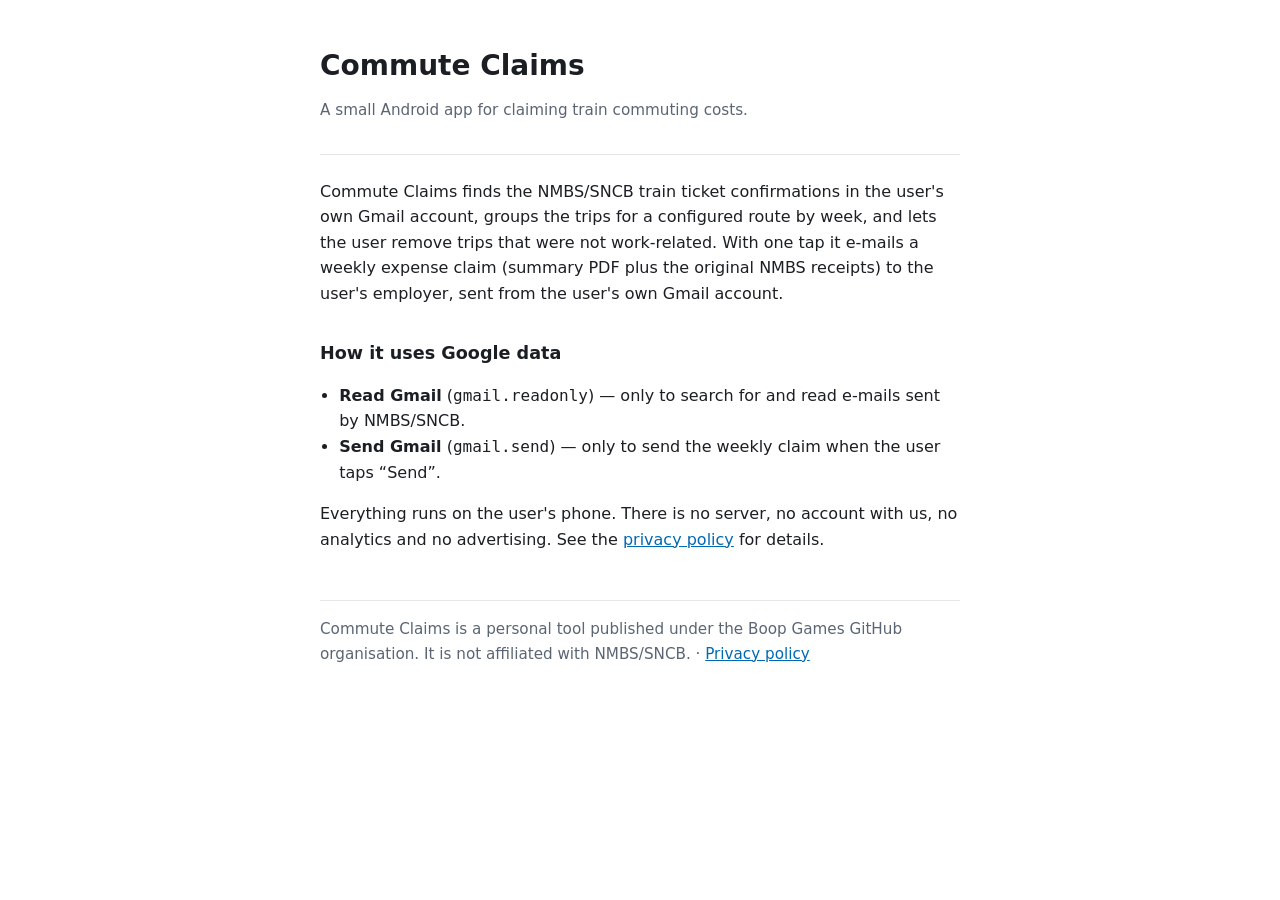
<file: index.html>
<!doctype html>
<html lang="en">
<head>
  <meta charset="utf-8">
  <meta name="viewport" content="width=device-width, initial-scale=1">
  <title>Commute Claims</title>
  <meta name="description" content="Android app that turns NMBS/SNCB train ticket e-mails into a weekly commuting expense claim.">
  <link rel="stylesheet" href="style.css">
</head>
<body>
<main>
  <header>
    <h1>Commute Claims</h1>
    <p class="muted">A small Android app for claiming train commuting costs.</p>
  </header>

  <p>
    Commute Claims finds the NMBS/SNCB train ticket confirmations in the user's own Gmail account,
    groups the trips for a configured route by week, and lets the user remove trips that were not
    work-related. With one tap it e-mails a weekly expense claim (summary PDF plus the original
    NMBS receipts) to the user's employer, sent from the user's own Gmail account.
  </p>

  <h2>How it uses Google data</h2>
  <ul>
    <li><strong>Read Gmail</strong> (<code>gmail.readonly</code>) — only to search for and read e-mails sent by NMBS/SNCB.</li>
    <li><strong>Send Gmail</strong> (<code>gmail.send</code>) — only to send the weekly claim when the user taps “Send”.</li>
  </ul>
  <p>
    Everything runs on the user's phone. There is no server, no account with us, no analytics and no advertising.
    See the <a href="privacy.html">privacy policy</a> for details.
  </p>

  <footer class="muted">
    Commute Claims is a personal tool published under the Boop Games GitHub organisation.
    It is not affiliated with NMBS/SNCB.
    · <a href="privacy.html">Privacy policy</a>
  </footer>
</main>
</body>
</html>
</file>
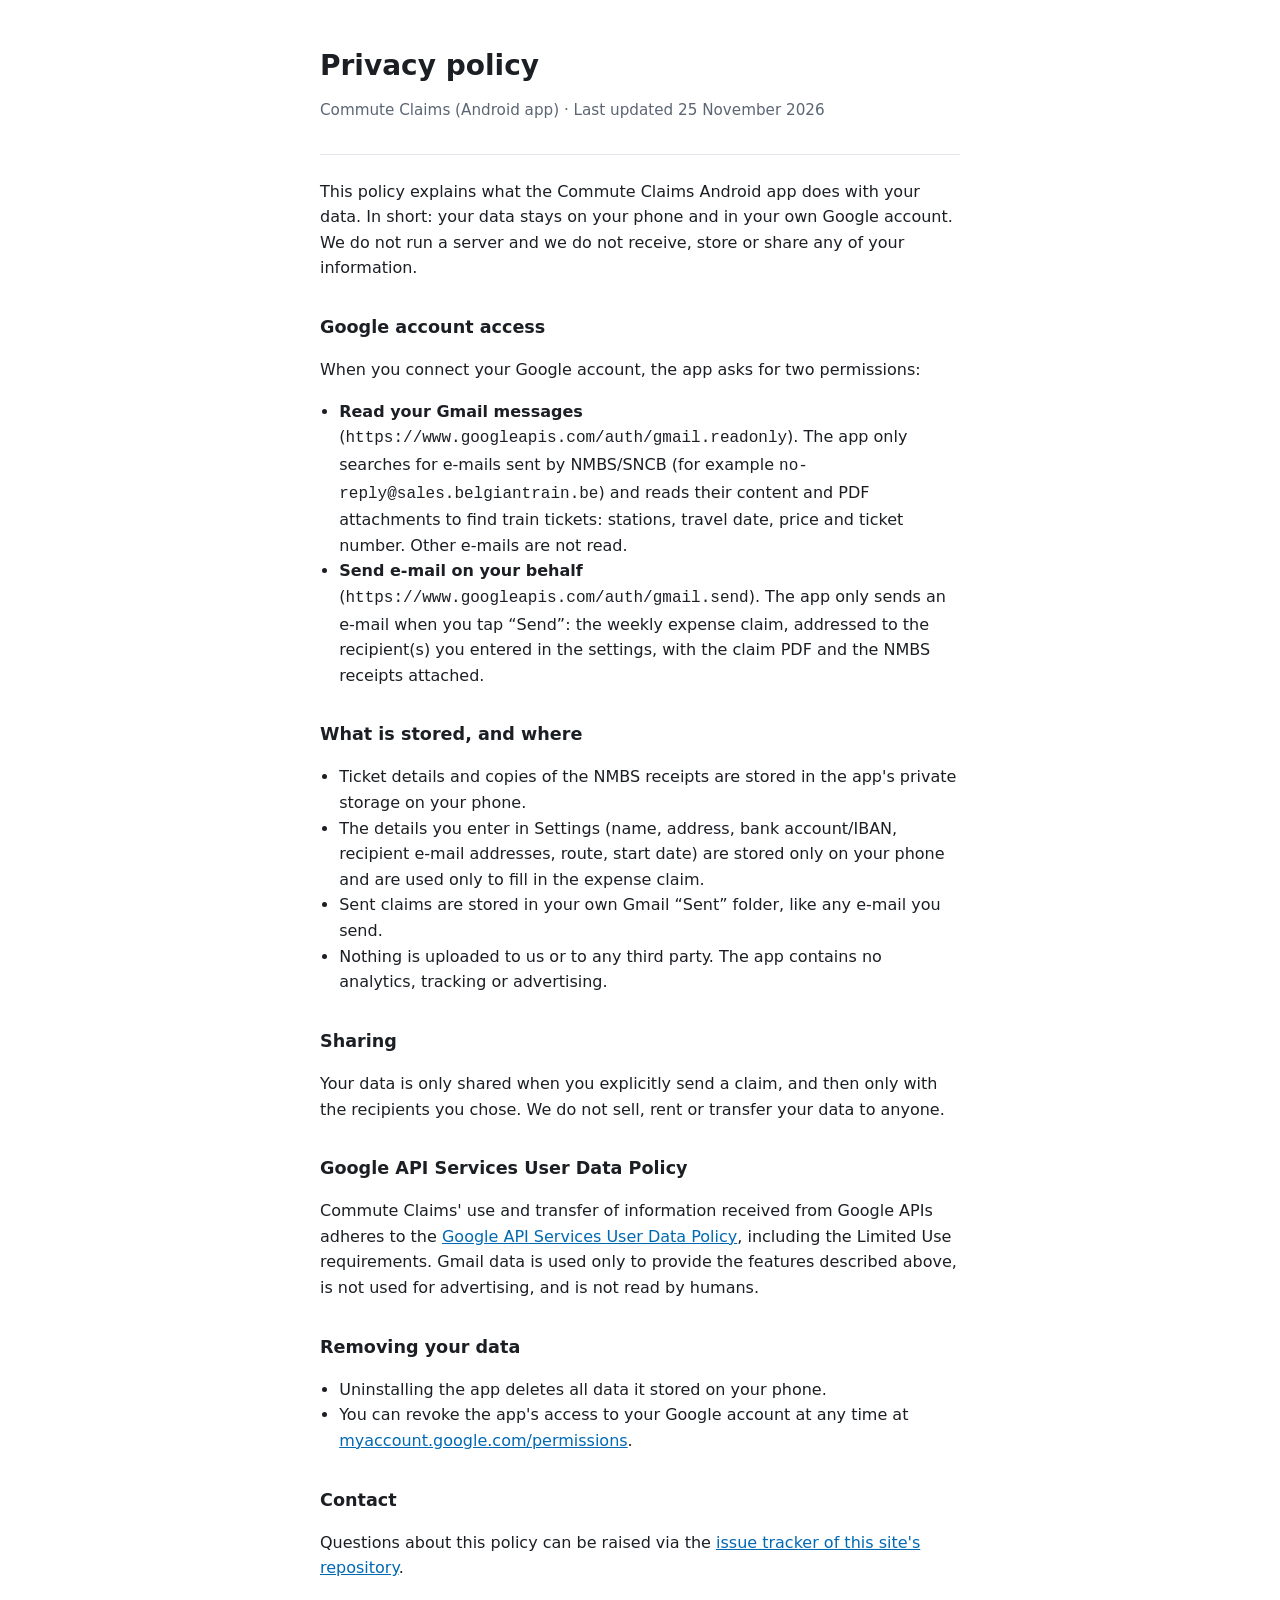
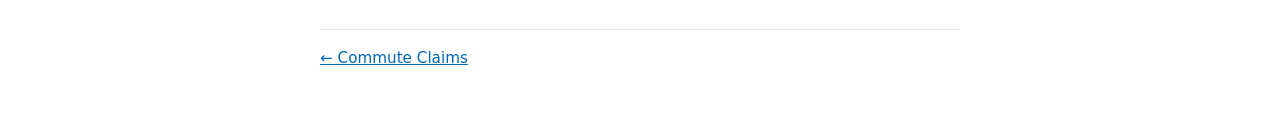
<file: privacy.html>
<!doctype html>
<html lang="en">
<head>
  <meta charset="utf-8">
  <meta name="viewport" content="width=device-width, initial-scale=1">
  <title>Privacy policy – Commute Claims</title>
  <link rel="stylesheet" href="style.css">
</head>
<body>
<main>
  <header>
    <h1>Privacy policy</h1>
    <p class="muted">Commute Claims (Android app) · Last updated 25 November 2026</p>
  </header>

  <p>
    This policy explains what the Commute Claims Android app does with your data. In short: your data stays on
    your phone and in your own Google account. We do not run a server and we do not receive, store or share any of
    your information.
  </p>

  <h2>Google account access</h2>
  <p>When you connect your Google account, the app asks for two permissions:</p>
  <ul>
    <li>
      <strong>Read your Gmail messages</strong> (<code>https://www.googleapis.com/auth/gmail.readonly</code>).
      The app only searches for e-mails sent by NMBS/SNCB (for example <code>no-reply@sales.belgiantrain.be</code>)
      and reads their content and PDF attachments to find train tickets: stations, travel date, price and ticket
      number. Other e-mails are not read.
    </li>
    <li>
      <strong>Send e-mail on your behalf</strong> (<code>https://www.googleapis.com/auth/gmail.send</code>).
      The app only sends an e-mail when you tap “Send”: the weekly expense claim, addressed to the recipient(s) you
      entered in the settings, with the claim PDF and the NMBS receipts attached.
    </li>
  </ul>

  <h2>What is stored, and where</h2>
  <ul>
    <li>Ticket details and copies of the NMBS receipts are stored in the app's private storage on your phone.</li>
    <li>
      The details you enter in Settings (name, address, bank account/IBAN, recipient e-mail addresses, route, start
      date) are stored only on your phone and are used only to fill in the expense claim.
    </li>
    <li>Sent claims are stored in your own Gmail “Sent” folder, like any e-mail you send.</li>
    <li>Nothing is uploaded to us or to any third party. The app contains no analytics, tracking or advertising.</li>
  </ul>

  <h2>Sharing</h2>
  <p>
    Your data is only shared when you explicitly send a claim, and then only with the recipients you chose.
    We do not sell, rent or transfer your data to anyone.
  </p>

  <h2>Google API Services User Data Policy</h2>
  <p>
    Commute Claims' use and transfer of information received from Google APIs adheres to the
    <a href="https://developers.google.com/terms/api-services-user-data-policy">Google API Services User Data Policy</a>,
    including the Limited Use requirements. Gmail data is used only to provide the features described above, is not
    used for advertising, and is not read by humans.
  </p>

  <h2>Removing your data</h2>
  <ul>
    <li>Uninstalling the app deletes all data it stored on your phone.</li>
    <li>
      You can revoke the app's access to your Google account at any time at
      <a href="https://myaccount.google.com/permissions">myaccount.google.com/permissions</a>.
    </li>
  </ul>

  <h2>Contact</h2>
  <p>
    Questions about this policy can be raised via the
    <a href="https://github.com/Boop-Games/commute-claims-site/issues">issue tracker of this site's repository</a>.
  </p>

  <footer class="muted"><a href="index.html">← Commute Claims</a></footer>
</main>
</body>
</html>
</file>
<file: style.css>
:root {
  --fg: #1b1f24;
  --muted: #5b6573;
  --accent: #0069b4;
  --bg: #ffffff;
  --line: #e3e7ec;
}
@media (prefers-color-scheme: dark) {
  :root { --fg: #e6e9ed; --muted: #9aa4b1; --accent: #6cb8ff; --bg: #111418; --line: #2a3038; }
}
* { box-sizing: border-box; }
body {
  margin: 0;
  font: 16px/1.6 system-ui, -apple-system, "Segoe UI", Roboto, sans-serif;
  color: var(--fg);
  background: var(--bg);
}
main { max-width: 680px; margin: 0 auto; padding: 48px 20px 64px; }
header { border-bottom: 1px solid var(--line); padding-bottom: 16px; margin-bottom: 24px; }
h1 { font-size: 1.75rem; line-height: 1.25; margin: 0 0 6px; }
h2 { font-size: 1.1rem; margin: 32px 0 8px; }
p, li { color: var(--fg); }
.muted { color: var(--muted); font-size: 0.95rem; }
a { color: var(--accent); }
ul { padding-left: 1.2rem; }
footer { margin-top: 48px; padding-top: 16px; border-top: 1px solid var(--line); }
</file>
